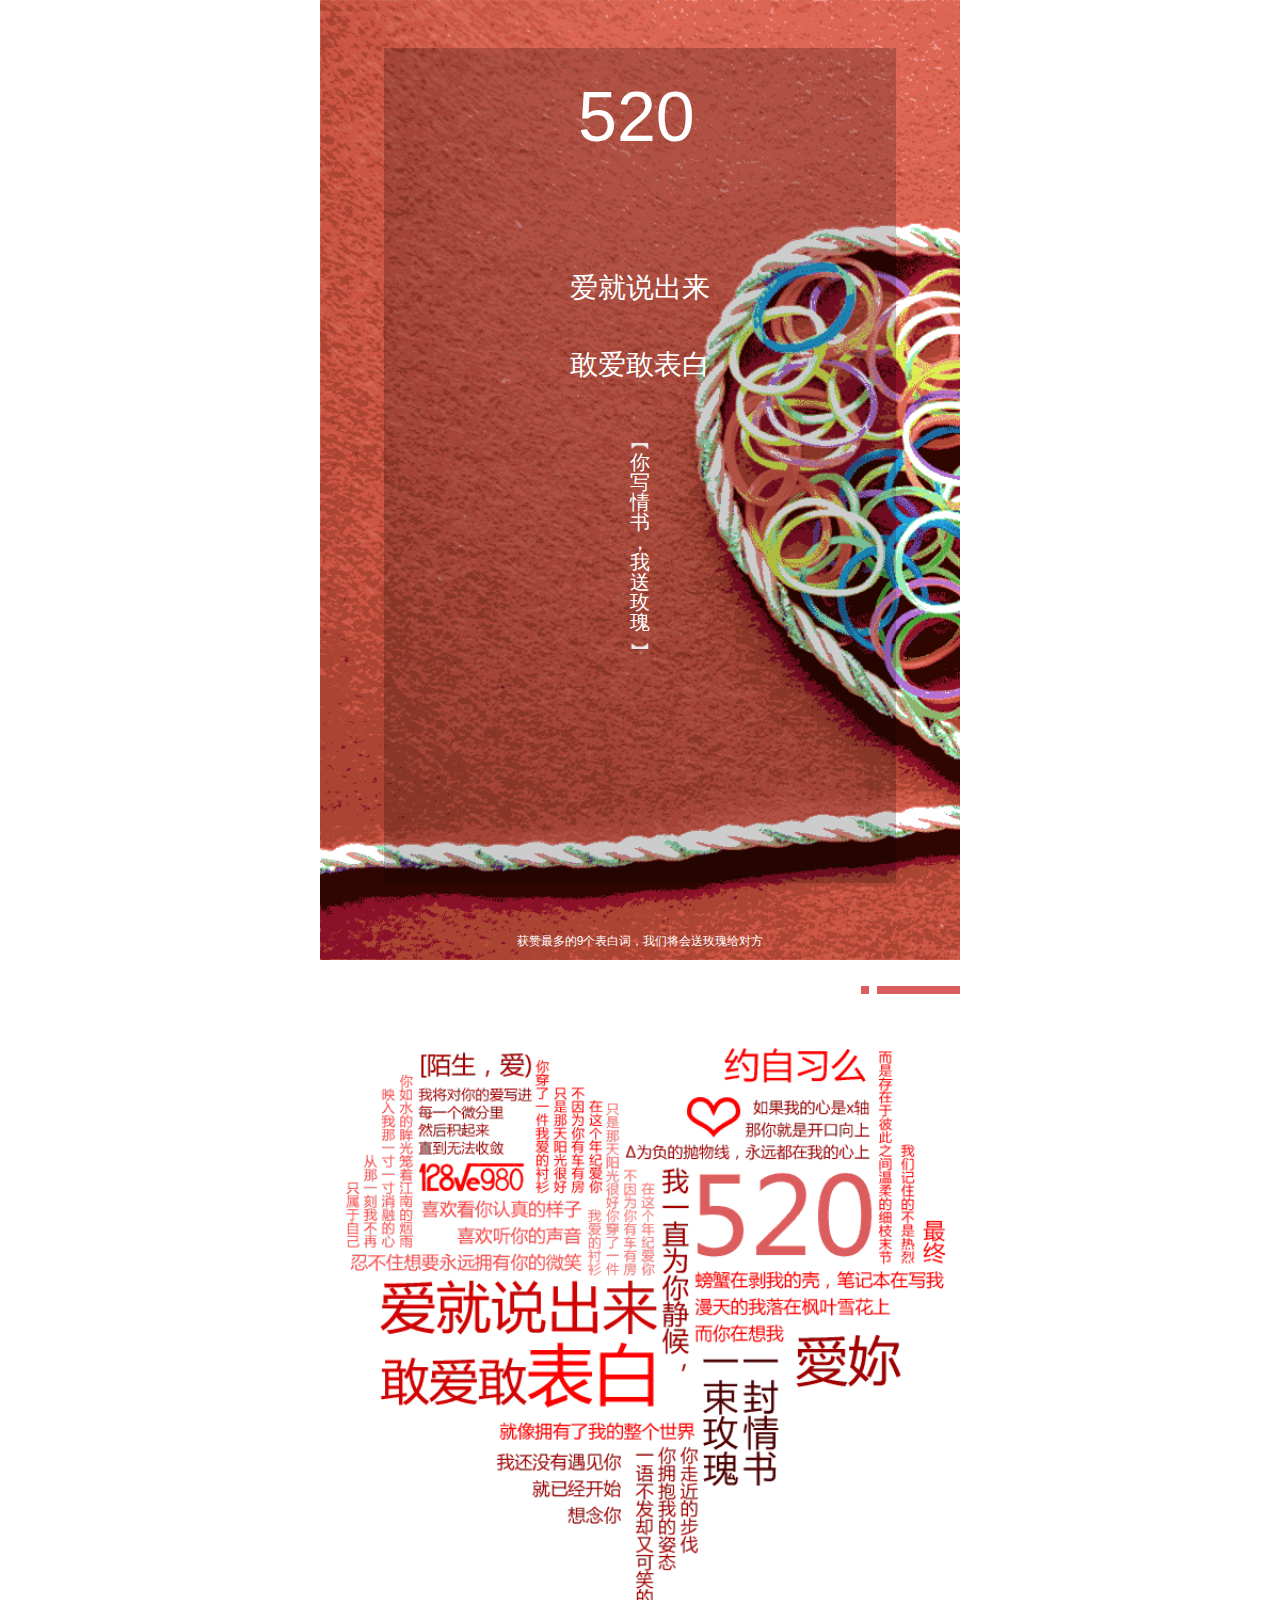
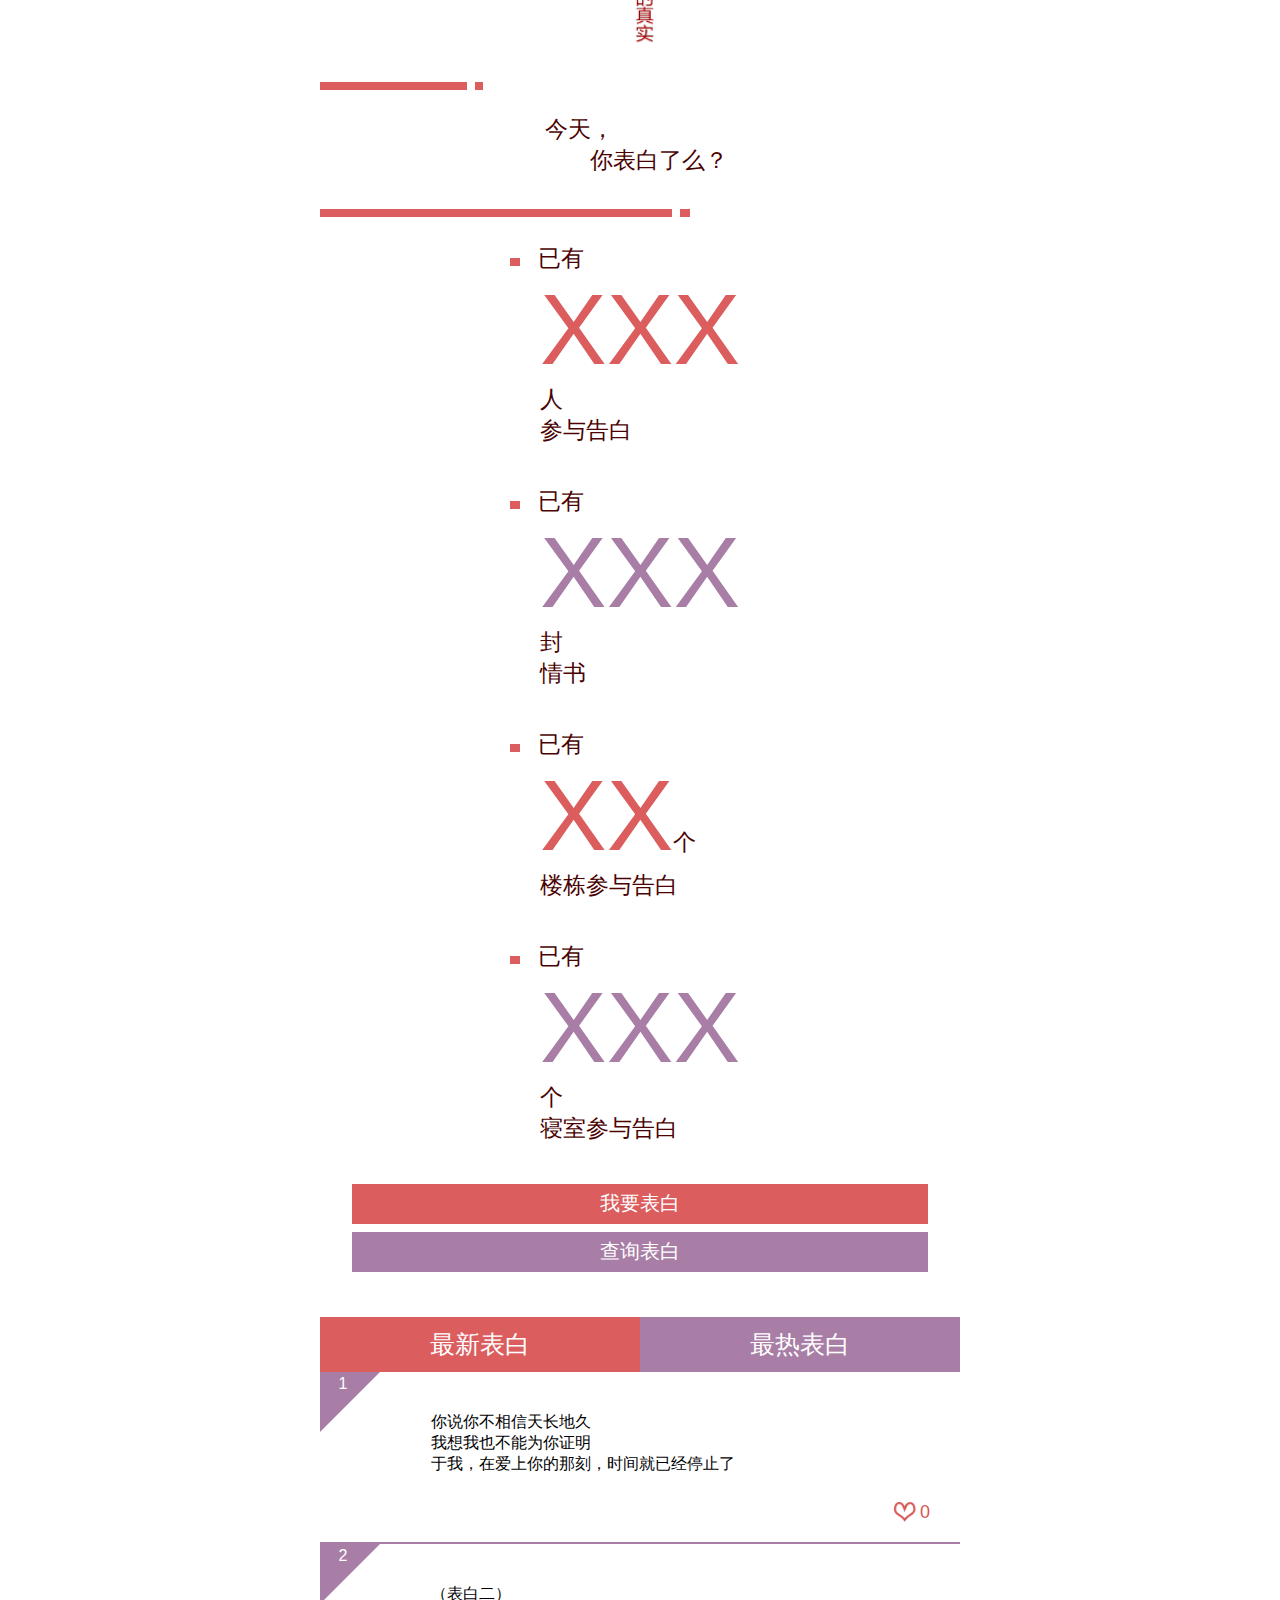
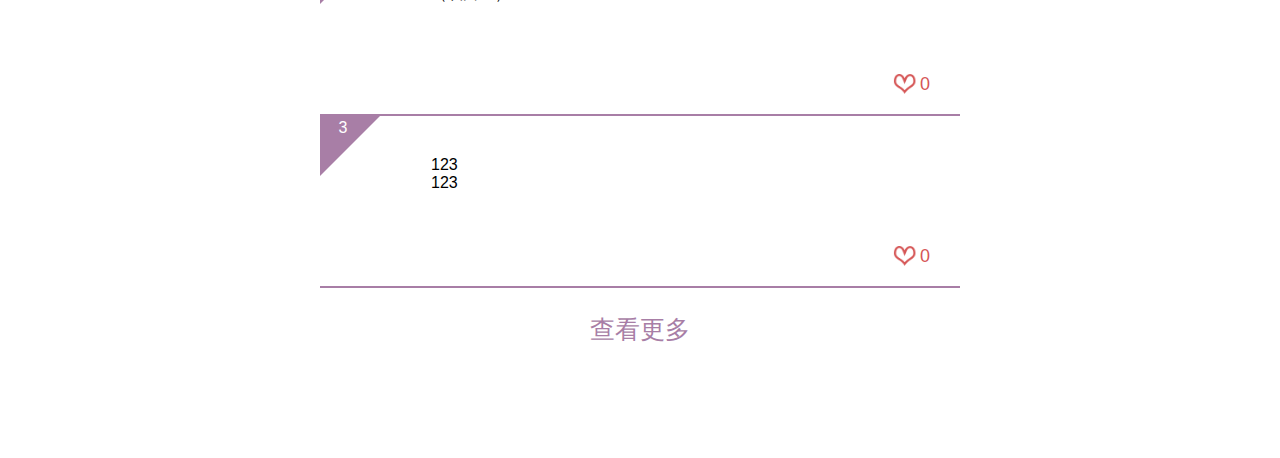
<file: index.html>
<!DOCTYPE html>
<html>
<head>
    <title>四年生活表白墙</title>
    <meta charset='utf-8' />
    <meta name="viewport" id="viewport" content="width=device-width, initial-scale=1, user-scalable=0,maximum-scale=1">
    <meta content="yes" name="apple-mobile-web-app-capable" />
    <link rel="stylesheet" type="text/css" href="css/public.css">
    <link rel="stylesheet" type="text/css" href="css/index.css">
    <script src="js/bmob-min.js"></script>
    <script src="js/bmobSocketIo-min.js"></script>
    <script src="js/jquery.min.js"></script>
</head>
<body >
    <header>
        <div class="topbg"><img src="image/topbg.gif">
            <div class="top_bg"></div>
            <span class="top_text top_520">520</span>
            <span class="top_text top_love1">爱就说出来</span>
            <span class="top_text top_love2">敢爱敢表白</span>
            <span class="top_text top_love3"><img src="image/text1.gif">你写情书<br>，我送玫瑰<img src="image/text2.gif"></span>
            <span class="top_text p123">获赞最多的9个表白词，我们将会送玫瑰给对方</span>
        </div>
    </header>
    <div class="content">
        <div class="heart">
            <div class="top_border"><span class="line line_dot"></span><span class="line line_right"></span></div>
            <div class="hearttext"><img src="image/hearttext.gif"></div>
            <div class="bottom_border"><span class="line line_left"></span><span class="line line_dot"></span></div>
        </div>
        <div class="today">
            <div class="today_text"><span class="today_text1">今天，</span><span class="today_text2">你表白了么？</span></div>
            <div class="bottom_border"><span class="line line_left2"></span><span class="line line_dot2"></span></div>
        </div>
        <div class="number">
            <div class="number1">
                <div class="text">
                    <span class="line line_dot2"></span><span class="text_1">已有</span>
                    <span class="text_2 text_red" id="per_n">XXX</span><span class="text_3">人</span><span class="text_4">参与告白</span>
                </div>
            </div>
             <div class="number1">                
                <div class="text">
                    <span class="line line_dot2"></span><span class="text_1">已有</span><span class="text_2 text_purple" id="love_n">XXX</span><span class="text_3">封</span><span class="text_4">情书</span>
                </div>
            </div>
             <div class="number1">               
                <div class="text">
                    <span class="line line_dot2"></span><span class="text_1">已有</span><span class="text_2 text_red" id="dor_n">XX</span><span class="text_3">个</span><span class="text_4">楼栋参与告白</span>
                </div>
            </div>
             <div class="number1">
                <div class="text">
                    <span class="line line_dot2"></span><span class="text_1">已有</span>
                    <span class="text_2 text_purple" id="qs_n">XXX</span><span class="text_3">个</span><span class="text_4">寝室参与告白</span>
                </div>
            </div>
        </div>
        <div class="message">
            <form>
                <!-- 这里我要表白的界面 -->
                <input type="button" class="button button1 button_block" value="我要表白" onclick="newpage()">
                <input type="button" class="button button2 button_block" value="查询表白" onclick="showdiv()">
                <script type="text/javascript">
                        function showdiv(){
                            var div1=document.getElementById('biaobai');
                            div1.style.display="block";
                        }
                        function newfind(){
                            var div1=document.getElementById('findnew');
                            div1.style.display="block";
                        }
                        function hiddendiv(){
                            var div1=document.getElementById('biaobai');
                            div1.style.display="none";
                        }
                        function hiddenfind(){
                            var div1=document.getElementById('findnew');
                            div1.style.display="none";
                        }
                        function newpage(){
                            window.open('love.html','_self');
                        }
                </script>
                <div class="biaobai" id="biaobai">
                    <input type="text" placeholder="请输入您的手机号" class="bb_tel" id="find">
                    <input type="button" value="查询" onclick="find123()" id="cx">
                    <img src="image/cx.gif" >
                    <input type="button" value="×" onclick="hiddendiv()" id="fh">
                </div>
                <!-- 查询后有人表白 -->
                <div class="findnew" id="findnew">
                    <span class="findtext findtext1">你现在已经收到了</span><span class="findtext2" id="findnumber">XX</span><span class="findtext findtext3">封情书</span>
                    <ul type="none" id="findul" class="findul">
                    </ul>
                    <input type="button" value="查看全部" onclick="both()" class="findbut3" id="both123">
                    <img src="image/have.gif" class="haveimg" id="findimg">
                    <input type="button" value="回主页面" onclick="hiddenfind()" class="findbut findbut1">
                    <input type="button" value="马上表白" onclick="newpage()" class="findbut findbut2">
                </div>
                <script type="text/javascript">
                    function both(){
                    document.getElementById('findimg').style.display="none";
                    document.getElementById('findul').style.height="auto";
                    document.getElementById('both123').style.display="none";
                 }
                    function newfindli(){
                            var findul=document.getElementById('findul');
                            var li= document.createElement("li");
                            li.setAttribute("class", "findli");
                            var txt="<span id='findlove'>"+"</span>"+"<span id='findtime'>"+"</span>"+"<div class='findposition'>"+"<span class='findfrom'>"+"from:</span>"+"<span id='findnick'>"+"</span></div>"+"<div class='findposition2'>"+"<span class='findfrom'>"+"to:</span>"+"<span id='find2nick'>"+"</span></div>";
                            li.innerHTML=txt;
                            findul.insertBefore(li,findul.childNodes[0]);
                    }

                    function find123(){
                    var GameScore = Bmob.Object.extend("Person");
                    var query = new Bmob.Query(GameScore);
                    var b=0;
                    var find=document.getElementById('find').value;
                    if($.trim(find)==""){
                        alert("电话不能为空！");
                        return;
                        }
                    // 查询所有数据
                    query.find({
                        success: function(results) {
                                // 循环处理查询到的数据
                                for (var i = 0; i < results.length; i++) {
                                  var object = results[i];
                                  var tel=object.get('tel');
                                  if (tel==find) {
                                    b=b+1;
                                    if(b==1){
                                        newfind();
                                    }
                                    newfindli();
                                    document.getElementById('findnick').innerHTML=object.get('nick');
                                   document.getElementById('findtime').innerHTML=object.createdAt;
                                    document.getElementById('findlove').innerHTML=object.get('textarea');
                                    document.getElementById('find2nick').innerHTML=object.get('name');
                                  }; 
                                }
                                 document.getElementById('findnumber').innerHTML=b;
                                if (b==0) {
                                    window.open('none.html','_self');
                                  };
                              },
                              error: function(error) {
                                alert("查询失败: " + error.code + " " + error.message);
                              }
                        });
                    hiddendiv();
                     }
                </script>
                <input type="button" class="button button3 button_inline" value="最新表白" onclick="newbiaobai()">
                <script type="text/javascript">
                var qq=0;
                    function newbiaobai(){
                        qq=0;
                         var GameScore = Bmob.Object.extend("Person");
                        var query = new Bmob.Query(GameScore);
                        // 查询所有数据
                        query.descending("number1");
                        query.find({
                          success: function(results) {
                            for (var i = 0; i < results.length; i++) {
                              var object = results[i];
                              var spi=document.getElementById('sp'+(i+1));
                              var obj=document.getElementById('bb'+(i+1));
                              spi.innerHTML=object.get('Zan');
                              obj.innerHTML=object.get('textarea');
                            }
                          },
                          error: function(error) {
                          }
                        });

                    }

                    function hotbiaobai(){
                        qq=1;
                         var GameScore = Bmob.Object.extend("Person");
                        var query = new Bmob.Query(GameScore);
                        // 查询所有数据
                        query.descending("Zan");
                        query.find({
                          success: function(results) {
                            for (var i = 0; i < results.length; i++) {
                              var object = results[i];
                              var spi=document.getElementById('sp'+(i+1));
                              var obj=document.getElementById('bb'+(i+1));
                              spi.innerHTML=object.get('Zan');
                              obj.innerHTML=object.get('textarea');
                            }
                          },
                          error: function(error) {
                          }
                        });
                    }
                </script>
                <input type="button" class="button button4 button_inline" value="最热表白" onclick="hotbiaobai()">
                <div class="clear"></div>
                <ul type="none" class="mes_ul" id="s">
                    <li class="mes_li mes_li1">
                        <div class="tri"></div><span class="tri_number" name="trinumber">1</span>
                        <span class="mes_text" id="bb1">你说你不相信天长地久<br>我想我也不能为你证明<br>于我，在爱上你的那刻，时间就已经停止了</span>
                        <!-- 这里的桃心点赞还有问题 -->
                        <a class="agree" href="javascript:;" onclick="changeimg(img1,1);pulse(sp1,1)"  id="a1"><img src="image/heart1.gif" id="img1"><span id="sp1">0</span></a>
                    </li>
                    <li class="mes_li mes_li2">
                        <div class="tri"></div><span class="tri_number">2</span>
                         <span class="mes_text" id="bb2">（表白二）</span>
                        <a class="agree" href="javascript:;" onclick="changeimg(img2,2);pulse(sp2,2)"><img src="image/heart1.gif" id="img2"><span id="sp2">0</span></a>
                    </li>
                    <li class="mes_li mes_li3">
                        <div class="tri"></div><span class="tri_number">3</span>
                         <span class="mes_text" id="bb3">123<br>123</span>
                        <a class="agree" href="javascript:;" onclick="changeimg(img3,3);pulse(sp3,3)"><img src="image/heart1.gif" id="img3"><span id="sp3">0</span></a>
                    </li>
                    <script type="text/javascript">
                        function changeimg(imgi,i){
                            var imgi=document.getElementById('img'+i);
                            imgi.src="image/heart.gif";
                        }

                        var zan123=0;
                     function pulse(spi,i){
                            if(zan123>4){
                                alert('只能赞5次哦！');
                            }
                           if (zan123<=4) {
                               var spi=document.getElementById('sp'+i);
                                spi.innerHTML=parseInt(spi.innerHTML)+1;
                                var GameScore = Bmob.Object.extend("Person");
                                var query = new Bmob.Query(GameScore);
                                // 查询所有数据
                                if (qq==0) {query.descending("number1");};
                                if (qq==1) {query.descending("Zan");};
                                query.find({
                                  success: function(results) {
                                    // 循环处理查询到的数据
                                      var object = results[i-1];
                                      var objid=object.id;
                                      /*alert(object.get('number1'));
                                      alert(objid);
                                      alert(spi.id);*/
                                        query.get(objid, {
                                            success: function(gameScore) {
                                              // 回调中可以取得这个 GameScore 对象的一个实例，然后就可以修改它了
                                              gameScore.set('Zan', parseInt(spi.innerHTML));
                                              gameScore.save();
                                              // The object was retrieved successfully.
                                            },
                                            error: function(object, error) {

                                            }
                                        });
                                  
                              }
                                });                          
                                zan123=zan123+1;
                            }

                        }
                    </script>
                    <li class="mes_li mes_li4" id="li1"><input type="button" value="查看更多" onclick="newli()"></li>
                    <script type="text/javascript">
                        var p=3;
                      function newli(){
                            var GameScore = Bmob.Object.extend("Person");
                            var query = new Bmob.Query(GameScore);
                            // 查询所有数据
                            query.find({
                              success: function(results) {
                                // 循环处理查询到的数据
                               if(p<=results.length){
                                    for (var i = 0; i <3; i++) {
                                        var s=document.getElementById('s');
                                        var li1=document.getElementById('li1');
                                        var li= document.createElement("li");
                                        li.setAttribute("class", "mes_li");
                                        var txt="<div class='tri'>"+"</div>"+"<span class='tri_number'>"+(p+1)+"</span>"+"<span class='mes_text'"+"id='bb"+(p+1)+"'"+""+">"+"已无更多表白"+"</span>"+" <a class='agree' href='javascript:;'' onclick='changeimg(img"+(p+1)+","+(p+1)+");pulse(sp"+(p+1)+","+(p+1)+")'>"+"<img src='image/heart1.gif' "+"id='img"+(p+1)+"'>"+"<span id='sp"+(p+1)+"'>0</span></a>";
                                        li.innerHTML=txt;
                                        s.insertBefore(li,s.childNodes[p+4]);

                                        if(qq==0){
                                            newbiaobai()
                                        }
                                        if (qq==1) {
                                            hotbiaobai()
                                        };
                                        p=p+1;
                                    }
                                }
                            },
                              error: function(error) {
                              }
                            });
                        }
                    </script>
                </ul>
            </form>
        </div>
    </div>
     <script type="text/javascript">
                //服务器
                BmobSocketIo.initialize("94a9ab4b917a187f0033aeef5fabb005");
                Bmob.initialize("94a9ab4b917a187f0033aeef5fabb005", "20d029e92630c3e938235f6870475de2");

               //初始连接socket.io服务器后，需要监听的事件都写在这个函数内

                BmobSocketIo.onInitListen = function() {
                  //订阅GameScore表的数据更新事件
                  BmobSocketIo.updateTable(Person);     
                };

                  //监听服务器返回的更新表的数据
               BmobSocketIo.onUpdateTable = function(tablename,data) {}

                /*有多少人*/
                var GameScore = Bmob.Object.extend("Person");
                var query = new Bmob.Query(GameScore);
                var pern=document.getElementById('per_n');
                var love=document.getElementById('love_n');
                var dorn=document.getElementById('dor_n');
                var qsn=document.getElementById('qs_n');
                var a=-1;
                var c=0;
                var b=0;
                var nick123=new Array();

                // 查询所有数据
                query.find({
                  success: function(results) {
                     function number123(obj){
                        // 循环处理查询到的数据
                                c=0;
                                a=-1;
                                for (var i = 0; i < results.length; i++) {
                                  var object = results[i];
                                  var nick=object.get(obj);
                                    nick123[i]=nick;
                                }
                                for (var j = 0; j<results.length; j++) { 
                                    var object = results[j];
                                    var nick=object.get(obj);
                                    for (var i = j; i < results.length; i++) {
                                       if (nick123[i]==nick) {
                                            a=a+1;
                                        };                           
                                    };
                                    if(a!=0||nick==''){
                                            c=c+1;
                                    };   
                                    a=-1;
                                };

                }
                    love.innerHTML= results.length;
                    number123('nick');
                    pern.innerHTML =results.length-c;
                    number123('dornumber');
                    qsn.innerHTML =results.length-c+7;
                    number123('dor');
                    dorn.innerHTML =results.length-c;
                    /*楼*/

                  },
                  error: function(error) {
                    alert("查询失败: " + error.code + " " + error.message);
                  }
                });
                function zancount(){
                        var GameScore = Bmob.Object.extend("Person");
                        var query = new Bmob.Query(GameScore);
                        // 查询所有数据
                        query.descending("number1");
                        query.find({
                          success: function(results) {
                            for (var i = 0; i < results.length; i++) {
                              var object = results[i];
                              var spi=document.getElementById('sp'+(i+1));
                              var obj=document.getElementById('bb'+(i+1));
                              spi.innerHTML=object.get('Zan');
                              obj.innerHTML=object.get('textarea');
                            }
                          },
                          error: function(error) {
                          }
                        });
                }
                zancount();
      </script>
</body>
</html>
</file>
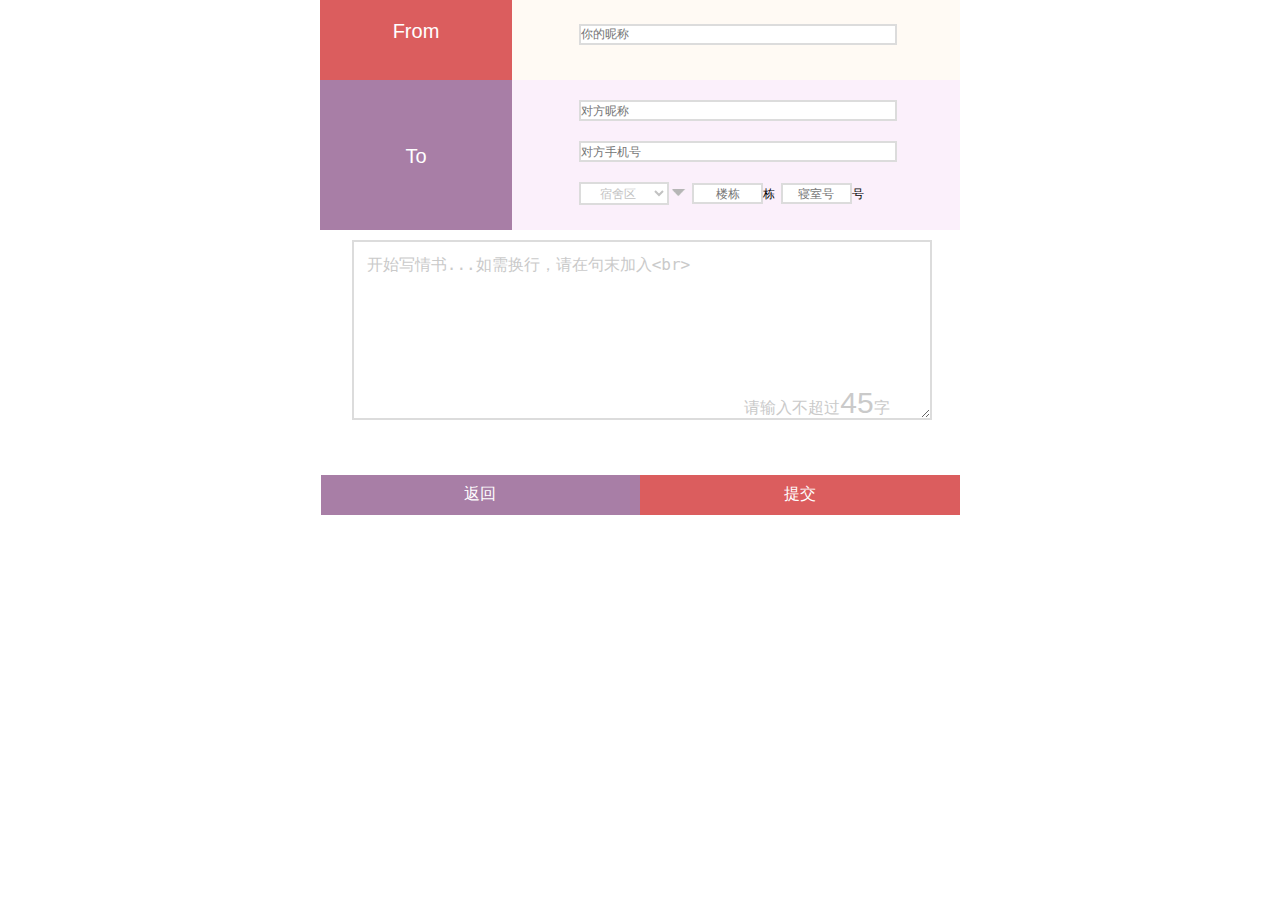
<file: love.html>
<!DOCTYPE html>
<html>
<head>
    <title>四年生活表白墙</title>
    <meta charset='utf-8' />
    <meta name="viewport" id="viewport" content="width=device-width, initial-scale=1, user-scalable=0,maximum-scale=1">
    <meta content="yes" name="apple-mobile-web-app-capable" />
    <link rel="stylesheet" type="text/css" href="css/public.css">
    <link rel="stylesheet" type="text/css" href="css/love.css">
    <script src="js/bmob-min.js"></script>
    <script src="js/bmobSocketIo-min.js"></script>
    <script src="js/jquery.min.js"></script>
</head>
<body>
	<div class="content">
		<form>
			<ul type="none" class="love_ul">
				<li class="li1"><div class="from">From</div><div class="nick nick1"><input type="text" placeholder="你的昵称" class="nickname" onclick="this.placeholder='';  this.onclick=null; this.style.color='#000';" id="nick"></div><div class="clear"></div></li>
				<li class="li2"><div class="to">To</div>
					<div class="nick nick2">
					<input type="text" placeholder="对方昵称" class="nickname" onclick="this.placeholder='';  this.onclick=null; this.style.color='#000';" id="name">
					<input type="text" placeholder="对方手机号" class="nickname" onclick="this.placeholder='';  this.onclick=null; this.style.color='#000';" id="tel">
					<select id="dormitory" name="dormitory" onchange="this.style.color='#000';">
						<option value="">宿舍区</option>
						<option value="韵苑" onselect="this.style.color='#000';">韵苑</option>
						<option value="紫崧">紫崧</option>
						<option value="沁园">沁苑</option>
					</select>
					<div class="tri"><img src="image/tri.gif"></div>
					<input type="text" placeholder="楼栋" class="ld_number" onclick="this.placeholder='';  this.onclick=null; this.style.color='#000';" id="dor"><p>栋</p>
					<input type="text" placeholder="寝室号" class="qs_number" onclick="this.placeholder='';  this.onclick=null; this.style.color='#000';" id="dornumber"><p>号</p>
					<div class="clear"></div>
				</div></li>
				<li class="li3">
					<textarea name="comment" rows="10" class="input textarea" onfocus="this.value=''; this.onfocus=null; document.getElementById('none_div').style.display='none'; this.style.color='#000';" id="textarea">开始写情书...如需换行，请在句末加入<br></textarea>
					<div class="text_area" id="none_div">请输入不超过<p class="t_45">45</p>字</div>
				</li>
			</ul>
      <div class="div123">
			<input type="submit" value="提交" class="submit"  id="send">
			<a href="index.html" class="back123">返回</a>
    </div>
			<script type="text/javascript">
				function newpage(){
                            window.open('index.html','_self');
                        }
			</script>
		</form>
	</div>
	<script src="js/bmob-min.js"></script>
	<script type="text/javascript">
    function sendMsg(){
        var nick= $("#nick").val();
        var name= $('#name').val();
        var tel= $('#tel').val();
        var dormitory= $('#dormitory').val();
        var dor= $('#dor').val();
        var dornumber= $('#dornumber').val();
        var textarea = $("#textarea").val();

        if($.trim(nick)==""){
            alert("你的昵称不能为空！");
            return;
        }
		
		if($.trim(name)==""){
            alert("对方昵称不能为空！");
            return;
        }

        if($.trim(tel)==""){
            alert("对方手机号不能为空！");
            return;
        }

         if($.trim(textarea)==""){
            alert("内容不能为空！");
            return;
        }       

        var Person = Bmob.Object.extend("Person");
        var person = new Person();
        person.set("nick", $("#nick").val());
        person.set("name", $("#name").val());
        person.set("tel", $("#tel").val());
        person.set("dormitory", $("#dormitory").val());
        person.set("dor", $("#dor").val());
        person.set("dornumber", $("#dornumber").val());
        person.set("textarea", $("#textarea").val());
        person.set("Zan", 0);
        person.save(null, {
          success: function(object) {     
         		alert("恭喜你，提交成功！");   
         		newpage();
          },
          error: function(model, error) {     
          		alert("不好意思，提交失败了！");          
          }
        });     
    }
    //服务器
    BmobSocketIo.initialize("94a9ab4b917a187f0033aeef5fabb005");
    Bmob.initialize("94a9ab4b917a187f0033aeef5fabb005", "20d029e92630c3e938235f6870475de2");

   //初始连接socket.io服务器后，需要监听的事件都写在这个函数内

    BmobSocketIo.onInitListen = function() {
      //订阅GameScore表的数据更新事件
      BmobSocketIo.updateTable("Person");     
    };

      //监听服务器返回的更新表的数据
   BmobSocketIo.onUpdateTable = function(tablename,data) {   
     
     if( tablename=="Person" ) {
     }
   };
/*这个是计数的*/
        var GameScore = Bmob.Object.extend("Person");
        var query = new Bmob.Query(GameScore);
        query.count({
            success: function(number) {
                    /*alert(number+'yes');*/
                  },
                  error: function(error) {
                  }
                });
/*计数完*/

    $("#send").click(function(){
        sendMsg();
        alert('');
    });

/*  //通过“回车”提交聊天信息
   $('#name').keydown(function(e) {
    if (e.keyCode === 13) {
      sendMsg();
    }
  });

  //通过“回车”提交聊天信息
   $('#textarea').keydown(function(e) {
    if (e.keyCode === 13) {
      sendMsg();
      alert('');
    }
  });
*/

	</script>
</body>
</html>
</file>
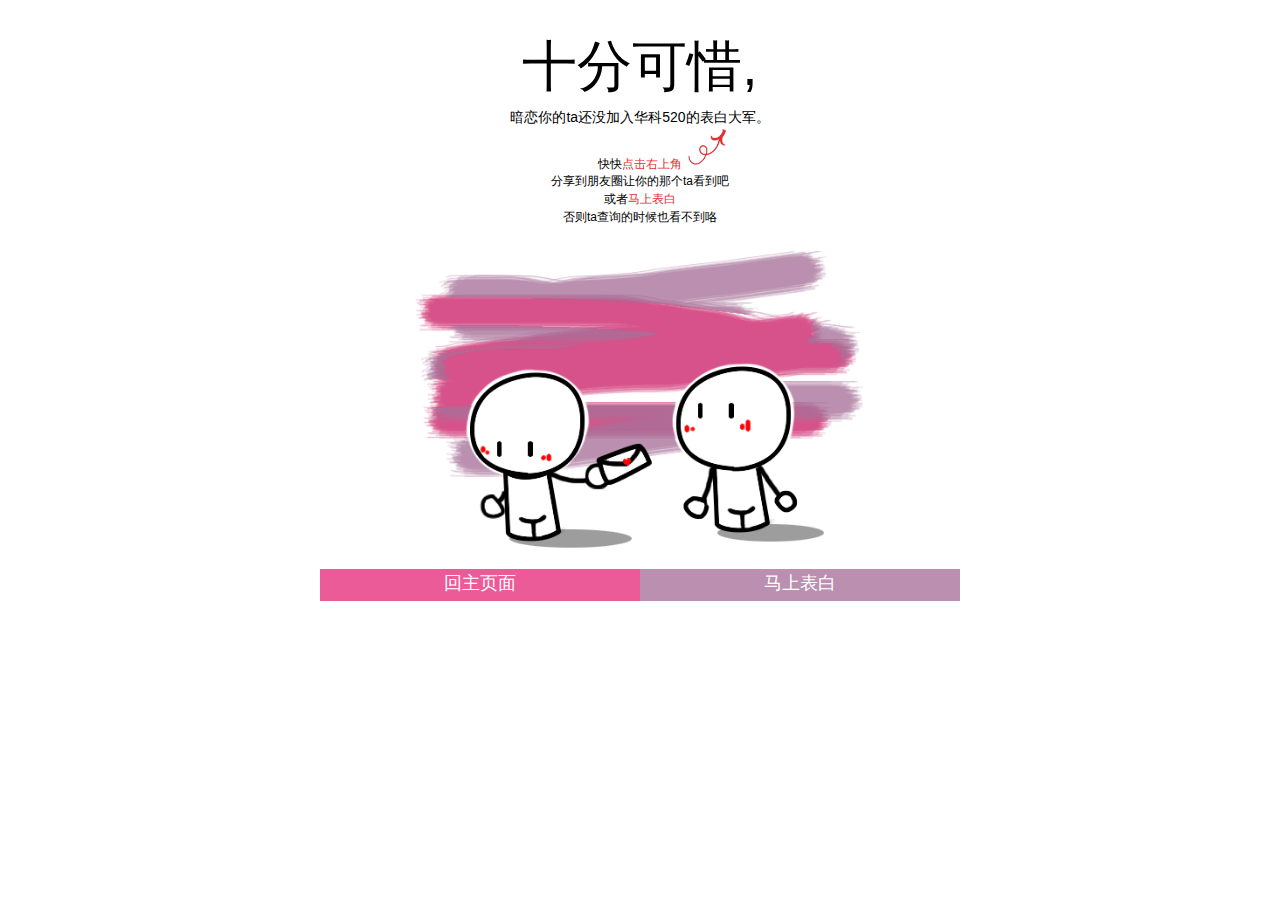
<file: none.html>
<!DOCTYPE html>
<html>
<head>
    <title>520</title>
    <meta charset='utf-8' />
    <meta name="viewport" id="viewport" content="width=device-width, initial-scale=1, user-scalable=0,maximum-scale=1">
    <meta content="yes" name="apple-mobile-web-app-capable" />
    <link rel="stylesheet" type="text/css" href="css/public.css">
    <link rel="stylesheet" type="text/css" href="css/none.css">
</head>
<body>
	<div class="content">
		<span class="text1">十分可惜,</span>
		<span class="text2">暗恋你的ta还没加入华科520的表白大军。</span>
		<span class="text3"><div class="text4">快快<p>点击右上角</p></div><img src="image/arrow.gif" class="arrow"><br>
		分享到朋友圈让你的那个ta看到吧<br>
		或者<p>马上表白</p><br>
		否则ta查询的时候也看不到咯</span>
		<img src="image/none.gif" class="noneimg">
		<a href="index.html" class="back">回主页面</a>
		<a href="love.html" class="love">马上表白</a>
	</div>
</body>
</html>
</file>
<file: css/public.css>
*{
	margin: 0;
	padding: 0;
}
body{
	color:#000;
	background-color: #fff;
	padding:0px; 
	margin:0px auto;
	overflow:scroll;
	overflow-x:hidden;
	overflow-y:auto;
	font-family: Microsoft YaHei,Helvitica,Verdana,Tohoma,Arial,san-serif;
	font-size:16px;
	max-width:640px;
	min-width: 300px;
}
header{
	max-width:640px;
	min-width: 300px;
}
img{
	width: 100%;
	height: 100%;
}
.content{
	max-width:640px;
	min-width: 300px;
}
.biaobai{
	max-width:576px;
	min-width: 270px;
}
.line{
	display: inline-block;
	height: 8px;
	background: #DB5D5E;
}
.line_dot{
	width: 8px;
	margin-right: 8px;
	margin-left: 8px;
}
.line_dot2{
	width: 10px;
	margin-right: 8px;
	margin-left: 8px;
}
.button{
	margin: 0;
	padding: 0;
	background: none;
	border: none;
	color: #fff;
	text-align: center;
}
.clear{
	clear: both;
}
</file>
<file: css/index.css>
/*最上面的*/
.topbg{
	position: relative;
	width: 100%;
	min-height: 400px;
	max-height: 960px;
	max-width:640px;
	min-width: 300px;
}
.topbg img{
	width: 100%;
}
.top_bg{
	background: #000;
	opacity: 0.2;
	width: 80%;
	height: 87%;
	z-index: 1;
	position: absolute;
	top: 5%;
	left: 10%;
}
.topbg .top_text{
	position: absolute;
	z-index: 9;
	color: #fff;
	display: block;
}
.top_520{
	top: 8%;
	left: 50%;
	margin-left: -62px;
	width: 124px;
	line-height: 80px;
	font-size: 70px;
}
.top_love1{
	top: 28%;
	font-size: 28px;
	left: 50%;
	margin-left: -70px;
}
.top_love2{
	top: 36%;
	font-size: 28px;
	left: 50%;
	margin-left: -70px;	
}
.top_love3{
	top: 45%;
	font-size: 20px;
	width: 20px;
	left: 50%;
	line-height: 1em;
	margin-left: -10px;
	text-align: right;
}
.top_love3 img{
	width: 110%;
	margin-left: -5%;
}
/*content*/
/*heart text*/
.heart{
	width: 100%;
}
.hearttext {
	width: 100%;
	margin-top: 50px;
}
.hearttext img{
	width: 100%;
}
.top_border{
	text-align: right;
	margin: 20px 0px 5px 0px;
}
.top_border .line_right{
	width: 13%;
}
.bottom_border{
	text-align: left;
	margin: 20px 0px 20px 0px;
}
.bottom_border .line_left{
	width: 23%;
}
/*今天，你表白了吗？*/
.today{
	font-size: 23px;
	color: #4B0202;
}
.today_text{
	width: 190px;
	margin: auto;
}
.today_text1{
	display: block;
}
.today_text2{
	display: block;
	margin-left: 45px;
}
.bottom_border .line_left2{
	width: 55%;
}
/*数字*/
.number1{
	width: 100%;

}
.text{
	width: 200px;
	margin: auto;
	font-size: 23px;
	color: #4B0202;
	margin-bottom: 40px;
}
.text .line_dot2{
	margin-left: -30px;
}
.text_1{
	display: inline-block;
	width: 90%;
	margin-left: 10px;
}
.text_2{
	display: inline-block;
	font-size: 100px;
	line-height: 110px;
	color: red;
}
.text_3{
	display: inline-block;
}
.text_4{
	display: block;
}
.text_red{
	color: #DB5D5E;
}
.text_purple{
	color: #A87EA6;
}
/*button*/
.button_block{
	display: block;
	width: 90%;
	margin: 0 auto;
	font-size: 20px;
	height: 40px;
	margin-bottom: 8px;
	cursor: pointer;
}
.button1{
	background: #DB5D5E;
}
.button2{
	background: #A87EA6;
	margin-bottom: 45px;
}
.button_inline{
	display: inline-block;
	width: 50%;
	height: 55px;
	font-size: 25px;
}
.button3{
	background: #DB5D5E;
	float: left;
}
.button4{
	background: #A87EA6;
	float: right;
}
/*表白显示表格*/
.mes_ul{
	width: 100%;
	margin: 0;
	padding: 0;
}
.mes_li{
	height: 170px;
	border-bottom: #A87EA6 2px solid;
	width: 100%;
	position: relative;
	overflow-y:scroll;
	overflow-x:hidden;  
}
.mes_li4{
	border-bottom: none;
}
.mes_li4 input{
	display: block;
	width: 100%;
	text-align: center;
	margin-top: 25px;
	font-size: 25px;
	text-decoration: none;
	color: #A87EA6;
	background: none;
	border: none;
	cursor: pointer;
}
.tri{
	border-left: 30px solid #A87EA6;
	border-bottom: 30px solid transparent;
	border-top: 30px solid #A87EA6;
	border-right: 30px solid transparent;
	width: 0px;
	height: 0px;
	position: absolute;
	top: 0;
	left: 0;
	z-index: -1;
}
.tri_number{
	position: absolute;
	top: 3px;
	left: 3px;
	color: #fff;
	z-index: 1;
	width: 40px;
	text-align: center;
}
.mes_text{
	display: block;
	width: 70%;
	margin: auto;
	padding:40px 0px 10px 30px; 
}
.agree{
	display: block;
	text-decoration: none;
	cursor: pointer;
	height: 25px;
	position: absolute;
	bottom: 0;
	right: 0;
	padding-bottom: 15px;
	padding-right: 30px;
	color: #D65656;
	margin-top: 20px;
}
.agree img{
	height: 20px;
	width: 25px;
	display: inline-block;
	vertical-align: top;
	margin-right: 2px;
}
.agree span{
	display: inline-block;
	font-size: 18px;
	vertical-align: top;
	line-height: 20px
}
/*我要表白界面*/
.biaobai{
	width: 70%;
	margin-left: 10%;
	display: none;
	position: fixed;
	top: 50%;
	height: 120px;
	margin-top: -75px;
	background: #FBD5DA;
	border: 3px solid #DB5D6F;
	z-index: 999;
}
.biaobai span{
	display: block;
}
.biaobai input{
	background: #fff;
	border: 2px solid #DCDCDC;
	color: #C2C2C2;
}
.bb_tel{
	display: block;
	width: 73%;
	margin-left: 7%;
	margin-top:47px;
	height: 26px;
	padding-left: 5px;
}
#cx{
	background: none;
	border: none;
	float: right;
	position: absolute;
	right: 12px;
	font-size: 10px;
	top: 50px;
	color: #fff;
	z-index: 9999;
}
.biaobai img{
	position: absolute;
	width: 35px;
	height: 32px;
	top: 45px;
	right: 8px;
}
#fh{
	position: absolute;
	background: #DB5D5E;
	color: #fff;
	font-size: 10px;
	text-align: center;
	border: 0px;
	top:0;
	right: 0;
	height: 15px;width: 15px;
}

/*查询有人表白显示的界面*/
.findnew{
	position: fixed;
	width: 80%;
	height: 80%;
	overflow-y:scroll;
	overflow-x:hidden;  
	margin:auto;
	background: #fff;
	z-index: 999;
	top: 10%;
	left: 10%;
	display: none;
}
.findnew .findbut{
	float: left;
	color: #fff;
	border:none;
	width: 49.9%;
	height: 30px;
	margin-top: 10px;
}
.findbut1{
	background: #EB5B98;
}
.findbut2{
	background: #A87EA6;
}
.findbut3{
	width: 100%;
	background: none;
	text-align: center;
	border: none;
	margin-top: 5px;
	margin-bottom: 20px;
	font-size: 16px;
	color: #8B8B8B;
}
.findul{
	height: 120px;
	width: 100%;
	max-width: 450px;
	overflow-y: hidden;
	margin: auto;
	border-top: 2px #DEDBDC solid;
	border-bottom: 2px #DEDBDC solid;
}
.findli{
	height: 103px;
	border-bottom: 2px #DEDBDC solid;
	background: transparent;
	text-align: center;
	position: relative;
	padding-top: 25px;
	overflow-y:scroll;
	overflow-x:hidden;  
}
.haveimg{
	display: block;
	width: 100%;
	height: 40%;
	margin: auto;
	max-width: 400px;
}
.findtext{
	text-align: center;
	font-size: 24px;
}
.findtext1{
	margin-top: 30px;
	display: block;
	width: 100%;
}
.findtext2{
	display: inline-block;
	font-size: 50px;
	width: 49%;
	text-align: right;
	color: #D65088;
}
.findtext3{
	display: inline-block;
	width: 50%;
	text-align: left;
	margin-bottom: 25px;
}
#findlove{
	color: #8B8B8B;
	font-size: 12px;
}
#findtime{
	position: absolute;
	bottom: 5px;
	left: 5px;
	z-index: 9999;
	font-size: 10px;
	color: #CBCBCB;
}
.findposition{
	position: absolute;
	bottom: 5px;
	right:10px;
	font-size: 15px; 
}
.findposition2{
	position: absolute;
	top: 5px;
	left:10px;
	font-size: 15px; 
}
.findfrom{
	color:#D65088; 
}
.p123{
	bottom: 10px;
	width: 100%;
	font-size: 12px;
	text-align: center;
}
</file>
<file: css/love.css>
.love_ul{
	width: 100%;
	background: #fff;
	color: #fff;
	margin: 0;
	padding: 0;
	list-style-type:none;
	width: 100%;
}
input{
	background: #fff;
	border: 2px solid #DCDCDC;
	font-size: 12px;
	color: #C2C2C2;
	width: 70% ;
	margin:0 15% 0 15%;
	height: 17px;
}
.love_ul li{
	font-size: 20px;
}
.li2{
	height: 150px;
}
.from{
	height: 60px;
	width: 30%;
	text-align: center;
	background: #DB5D5E;
	padding-top: 20px;
	float: left;
	min-width: 90px;
}
.nick{
	width: 70%;
	float: left;
	min-width: 210px;
}
.to{
	height: 85px;
	width: 30%;
	text-align: center;
	background: #A87EA6;
	padding-top: 65px;
	float: left;
	min-width: 90px;
}
.nick1{	
	height: 60px;
	background: #FFFAF4;
	padding-top: 20px;
}
.nick2{
	height: 150px;
	background: #FBF0FB;
}
select{
	display: inline-block;
	width: 20%;
	background: #fff;
	border: 2px solid #DCDCDC;
	font-size: 12px;
	color: #C2C2C2;
	margin:0 0 0 15%;
	height: 23px;
	margin-top: 20px;	
	text-align: center;
}
.nick2 input{
	margin-top: 20px;
}
.ld_number{
	display: inline-block;
	width: 15%;
	margin: 0;
	text-align: center;
}
.qs_number{
	display: inline-block;
	width: 15%;
	margin: 0;
	text-align: center;
}
p{
	font-size: 12px;
	color: #000;
	display: inline-block;
	margin: 0;
	padding: 0;
}
.tri{
	display: inline-block;
	height: 19px;
	width: 14px;
	vertical-align:middle;
	margin-left: -2px;
}
.tri img{
	height: 100%;
	width: 100%;
}
textarea{
	background: transparent;
	height: 150px;
	width: 86%;
	margin: 10px 5% 20px 5%;
	border: 2px solid #DCDCDC;
	text-align: left;
	padding: 2%;
	color: #CACACA;
	font-size: 16px;
}
span{
	position: absolute;
	bottom: 0;
	color: #000;
}
.li3{
	position: relative;
}
.text_area{
	color: #CACACA;
	position: absolute;
	bottom: 25px;
	right: 11%;
	z-index: 999;
	font-size: 16px;
}
.t_45{
	font-size: 30px;
	color: #CACACA;
}
.submit{
	display: inline-block;
	width: 50%;
	height: 40px;
	float: right;
	background: #DB5D5E;
	padding: 0;
	margin: 0;
	border: 0;
	color: #fff;
	font-size: 16px;
}
.back123{
	display: inline-block;
	float: right;
	width:49.9%;
	height: 31px;
	text-decoration: none;
	background: #A87EA6;
	font-size: 16px;
	color: #fff;
	padding-top: 9px;
	text-align: center;
}
.div123{
	margin-top: 30px;
}
</file>
<file: css/none.css>
span{
	color: #000;
	display: block;
	width: 100%;
	text-align: center;
	font-size: 12px;
}
p{
	display: inline-block;
	color: #E33032;
}
a{
	float: left;
	width: 50%;
	text-decoration: none;
	text-align: center;
	height: 30px;
	color: #fff;
	padding-top: 2px;
	font-size: 18px;
}
.arrow{
	display: inline-block;
	height: 40px;
	width: 40px;
	margin-left: 50px;
	padding-left: 86px;
}
.noneimg{
	display: block;
	width: 80%;
	margin:auto;
	margin-top: 25px;
	margin-bottom: 10px; 
	max-width: 450px;
}
.text1{
	font-size:55px;
	margin: 30px 0px 5px 0px;
}
.text2{
	font-size: 14px;
}
.text3{
	line-height: 1.5em;
	position: relative;
}
.text4{
	position: absolute;
	top:28px;
	left: 50%;
	margin-left: -42px;
}
.back{
	background: #EB5B98;
}
.love{
	background: #BA8FAF;
}
</file>
